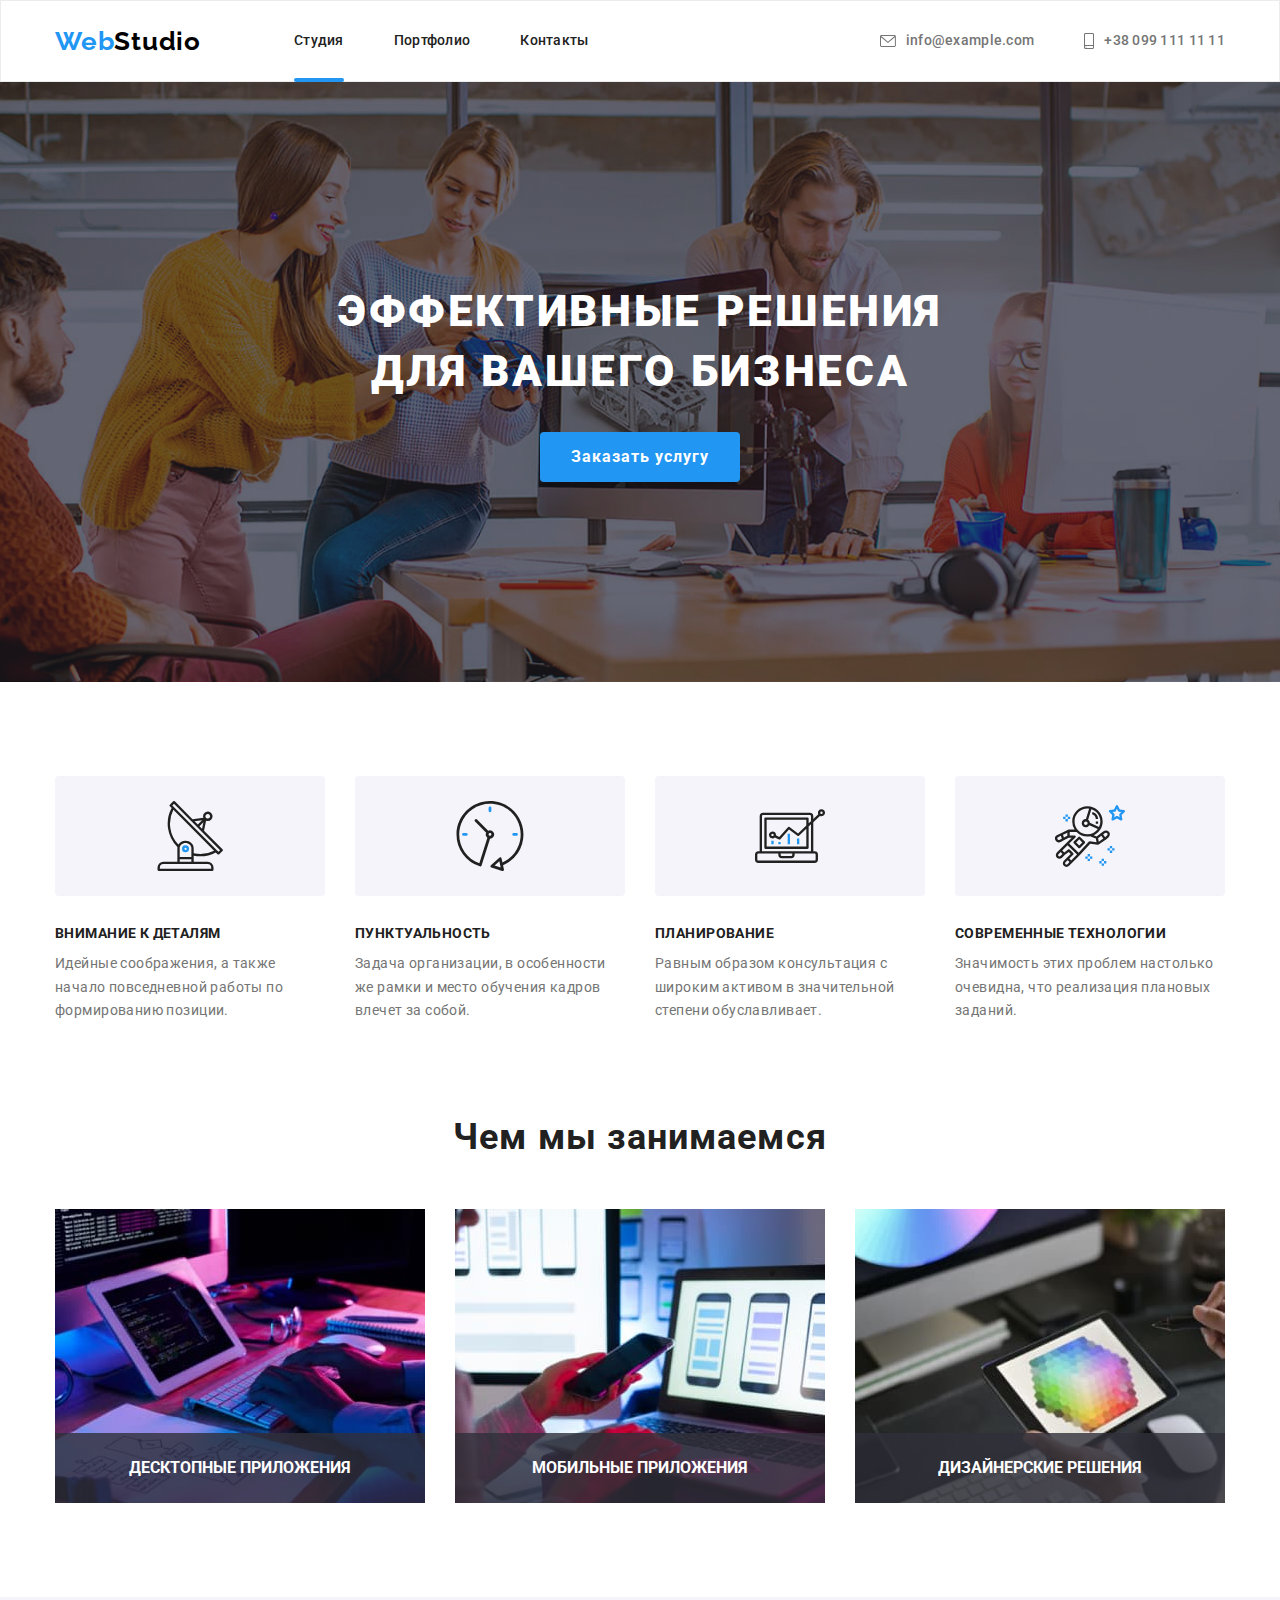
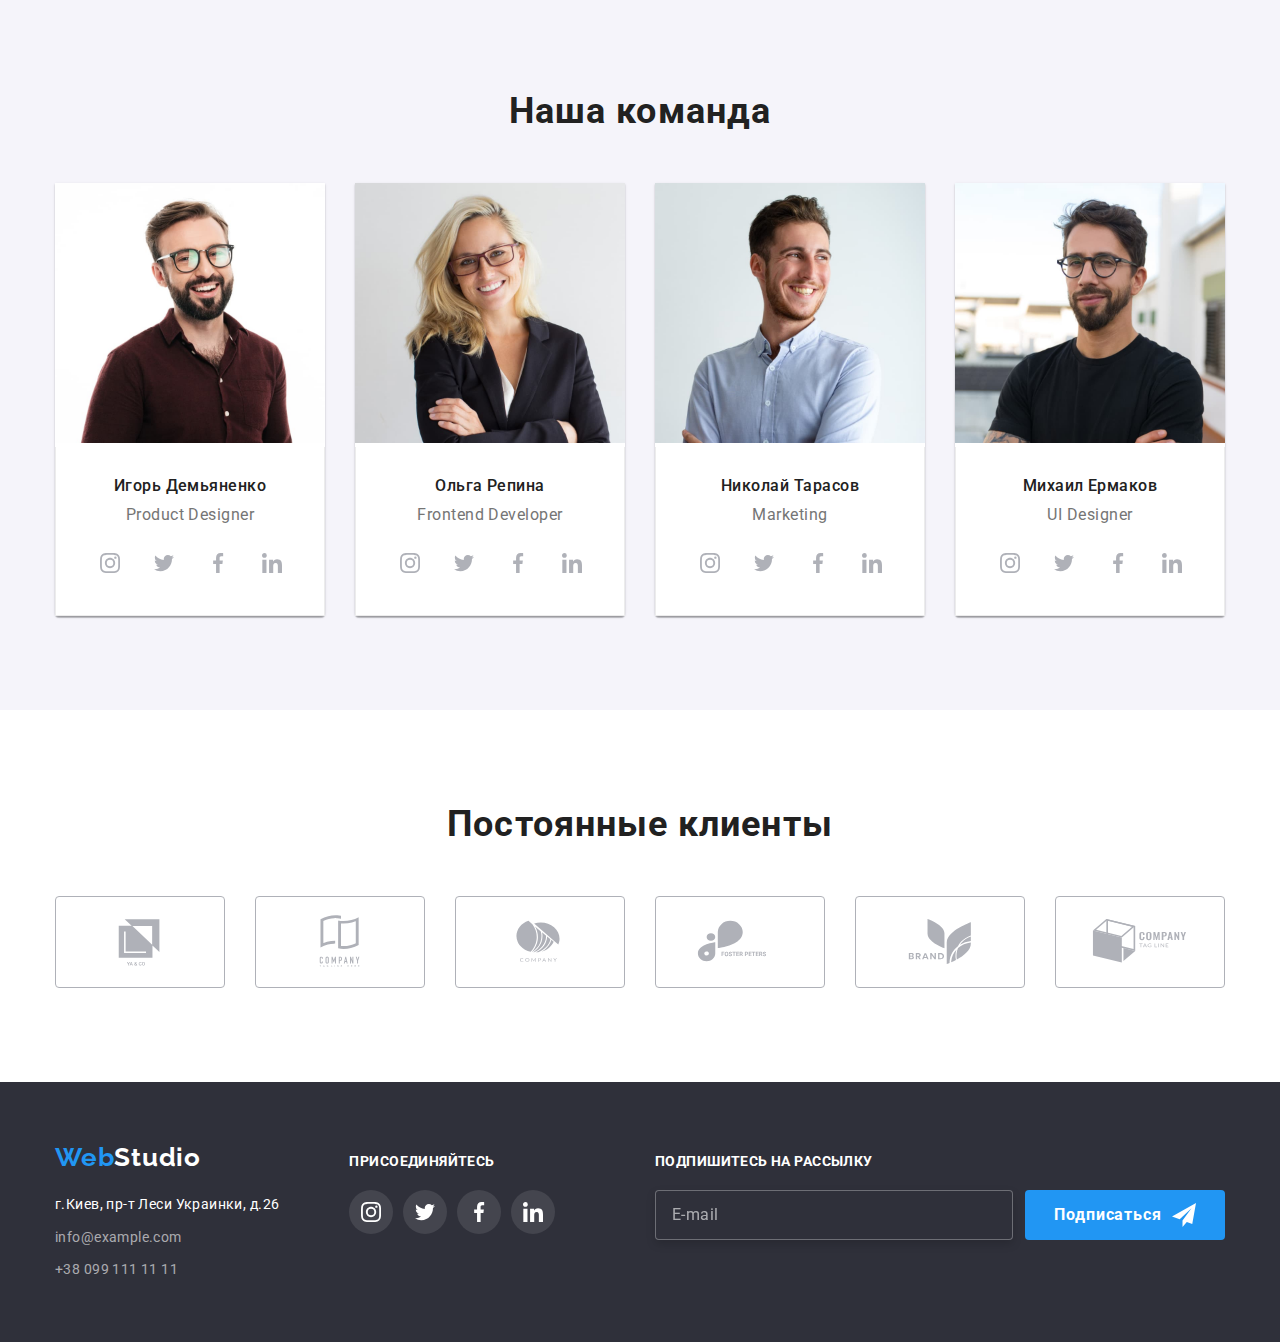
<file: index.html>
<!DOCTYPE html>
<html lang="en">

<head>
    <meta charset="UTF-8">
    <meta http-equiv="X-UA-Compatible" content="IE=edge">
    <meta name="viewport" content="width=device-width, initial-scale=1.0">
    <title>Document</title>
    <link
        href="https://fonts.googleapis.com/css2?family=Raleway:wght@700&family=Roboto:wght@400;500;700;900&display=swap"
        rel="stylesheet">
    <link rel="stylesheet"
        href="https://cdnjs.cloudflare.com/ajax/libs/modern-normalize/1.0.0/modern-normalize.min.css" />
    <!-- <link rel="stylesheet" href="./css/styles.css" /> -->
    <link rel="stylesheet" href="./css/main.min.css" />
</head>

<body>
    <!--Header-->
    <header class="header">
        <div class="container header-container">
            <a href="#" class="logo"><span class="logo__web">Web</span><span
                    class="logo__studio--black">Studio</span></a>
            <nav>
                <ul class="header-list">
                    <li class="header-list__item"><a class="navigation navigation__line" href="#">Студия</a></li>
                    <li class="header-list__item"><a class="navigation" href="portfolio.html">Портфолио</a></li>
                    <li class="header-list__item"><a class="navigation" href="#">Контакты</a></li>
                </ul>
            </nav>
            <ul class="contacts-menu">
                <li>
                    <a class="contacts contacts-mail" href="mailto:info@example.com">
                        <svg class="icon-envelope">
                            <use href="./images/icons.svg#icon-envelope"></use>
                        </svg>
                        info@example.com</a>
                </li>
                <li><a class="contacts" href="tel:+380991111111">
                        <svg class="icon-smartphone">
                            <use href="./images/icons.svg#icon-smartphone"></use>
                        </svg>
                        +38 099 111 11 11</a></li>
            </ul>
        </div>
    </header>

    <!--Main-->
    <main>
        <!--Section 1-->
        <section class="hero section">
            <div class="container">
                <h1 class="hero__slogan">ЭФФЕКТИВНЫЕ РЕШЕНИЯ <br>
                    ДЛЯ ВАШЕГО БИЗНЕСА</h1>
                <button type="button" class="button-studio" data-modal-open>Заказать услугу</button>

                <!--Backdrop-->
                <div class="backdrop is-hidden" data-modal>
                    <div class="modal">
                        <button class="modal-close-btn" data-modal-close>
                            <svg class="icon-close-btn">
                                <use href="./icons/icons.svg#icon-btn-close"></use>
                            </svg>
                        </button>
                        <form>
                            <h2 class="modal-header">Оставьте свои данные, мы вам перезвоним</h2>
                            <label class="field">
                                <p class="modal-label">Имя</p>
                                <div class="input-container">
                                    <input class="input" type="text" name="user" />
                                    <svg class="modal-icon" width="12" height="12">
                                        <use href="./icons/optimized_icon/icons2.svg#icon-user"></use>
                                    </svg>
                                </div>
                            </label>
                            <label class="field">
                                <p class="modal-label">Телефон</p>
                                <div class="input-container">
                                    <input class="input" type="tel" name="users_phone_number" />
                                    <svg class="modal-icon" width="13" height="13">
                                        <use href="./icons/optimized_icon/icons2.svg#icon-handset"></use>
                                    </svg>
                                </div>
                            </label>
                            <label class="field">
                                <p class="modal-label">Почта</p>
                                <div class="input-container">
                                    <input class="input" type="email" name="users_email" />
                                    <svg class="modal-icon" width="15" height="12">
                                        <use href="./icons/optimized_icon/icons2.svg#icon-envelope-for-form"></use>
                                    </svg>
                                </div>
                            </label>
                            <label class="comment">
                                <p class="modal-label">Комментарий</p>
                                <textarea name="comment" placeholder="Введите текст"></textarea>
                            </label>
                            <label class="checkbox">
                                <input class="visually-hidden" type="checkbox" name="policy"></input>
                                <svg class="checkbox-img" width="16" height="15">
                                    <use href="./icons/optimized_icon/icons2.svg#icon-checkmark"></use>
                                </svg>
                                <span class="accept">Соглашаюсь с рассылкой и принимаю <a href="">Условия
                                        договора</a></span>
                            </label>
                            <button class="modal-button" type="submit">Отправить</button>
                        </form>
                    </div>
                </div>
        </section>

        <!--Section 2-->
        <!--Преимущества-->
        <section class="section section-pluses">
            <div class="container">
                <ul class="container-pluses">
                    <li>
                        <div class="container-pluses__icons">
                            <svg class="icon-microscope" width="70" height="70">
                                <use href="./images/icons.svg#icon-microscope"></use>
                            </svg>
                        </div>
                        <h3 class="container-pluses__title">Внимание к деталям</h3>
                        <p class="container-pluses__text">Идейные соображения, а также начало повседневной работы по
                            формированию позиции.
                        </p>
                    </li>
                    <li>
                        <div class="container-pluses__icons">
                            <svg class="icon-clock" width="70" height="70">
                                <use href="./images/icons.svg#icon-clock"></use>
                            </svg>
                        </div class="icons-gray-background">
                        <h3 class="container-pluses__title">Пунктуальность</h3>
                        <p class="container-pluses__text">Задача организации, в особенности же рамки и место обучения
                            кадров влечет за
                            собой.
                        </p>
                    </li>
                    <li>
                        <div class="container-pluses__icons">
                            <svg class="icon-diagram" width="70" height="70">
                                <use href="./images/icons.svg#icon-diagram"></use>
                            </svg>
                        </div>
                        <h3 class="container-pluses__title">Планирование</h3>
                        <p class="container-pluses__text">Равным образом консультация с широким активом в значительной
                            степени
                            обуславливает.
                        </p>
                    </li>
                    <li>
                        <div class="container-pluses__icons">
                            <svg class="icon-astronaut" width="70" height="70">
                                <use href="./images/icons.svg#icon-astronaut"></use>
                            </svg>
                        </div>
                        <h3 class="container-pluses__title">Современные технологии</h3>
                        <p class="container-pluses__text">Значимость этих проблем настолько очевидна, что реализация
                            плановых заданий.</p>
                    </li>
                </ul>
            </div>
        </section>

        <!--Section 3-->
        <!--Активности-->
        <section class="section">
            <div class="container">
                <h2 class="activity">Чем мы занимаемся</h2>
                <ul class="container-activity">
                    <!-- Фото процесса 1 -->
                    <li class="activity__cards">
                        <img src="images/box1.jpg" alt="руки на клавиатуре" width="370" />
                        <div class="activity__label-wrapper">
                            <p class="activity__label">Десктопные приложения</p>
                        </div>
                    </li>
                    <!-- Фото процесса 2 -->
                    <li class="activity__cards">
                        <img src="images/box2.jpg" alt="в руках телефон" width="370" />
                        <div class="activity__label-wrapper">
                            <p class="activity__label">Мобильные приложения</p>
                        </div>
                    </li>
                    <!-- Фото процесса 3 -->
                    <li class="activity__cards">
                        <img src="images/box3.jpg" alt="в руках листок" width="370" />
                        <div class="activity__label-wrapper">
                            <p class="activity__label">Дизайнерские решения</p>
                        </div>
                    </li>
                </ul>
            </div>
        </section>

        <!--Section 4-->
        <!-- Team-->
        <section class="section team-section">
            <div class="container">
                <h2 class="team-section__header">Наша команда</h2>
                <ul class="container-team">
                    <!-- Фото Игоря Демьяненко -->
                    <li class="card">
                        <img src="images/img4.jpg" alt="Игорь Демьяненко Product Designer" />
                        <div class="card__borders">
                            <h3 class="card__member">Игорь Демьяненко</h3>
                            <p class="card__position">Product Designer</p>
                            <ul class="social-links-container">
                                <li>
                                    <a class="social-links-container__element" href="">
                                        <svg class="icon-instagram social-links-container__pictures" width="20"
                                            height="20">
                                            <use href="./images/icons.svg#icon-instagram"></use>
                                        </svg>
                                    </a>
                                </li>
                                <li>
                                    <a class="social-links-container__element" href="">
                                        <svg class="icon-twitter social-links-container__pictures" width="20"
                                            height="20">
                                            <use href="./images/icons.svg#icon-twitter"></use>
                                        </svg>
                                    </a>
                                </li>
                                <li>
                                    <a class="social-links-container__element" href="">
                                        <svg class="icon-facebook social-links-container__pictures" width="20"
                                            height="20">
                                            <use href="./images/icons.svg#icon-facebook"></use>
                                        </svg>
                                    </a>
                                </li>
                                <li>
                                    <a class="social-links-container__element" href="">
                                        <svg class="icon-linkedin social-links-container__pictures" width="20"
                                            height="20">
                                            <use href="./images/icons.svg#icon-linkedin"></use>
                                        </svg>
                                    </a>
                                </li>
                            </ul>
                        </div>
                    </li>
                    <!-- Фото Ольги Репиной -->
                    <li class="card">
                        <img src="images/Olga.jpg" alt="Ольга Репина Frontend Developer" />
                        <div class="card__borders">
                            <h3 class="card__member">Ольга Репина</h3>
                            <p class="card__position">Frontend Developer</p>
                            <ul class="social-links-container">
                                <li>
                                    <a class="social-links-container__element" href="">
                                        <svg class="icon-instagram social-links-container__pictures" width="20"
                                            height="20">
                                            <use href="./images/icons.svg#icon-instagram"></use>
                                        </svg>
                                    </a>
                                </li>
                                <li>
                                    <a class="social-links-container__element" href="">
                                        <svg class="icon-twitter social-links-container__pictures" width="20"
                                            height="20">
                                            <use href="./images/icons.svg#icon-twitter"></use>
                                        </svg>
                                    </a>
                                </li>
                                <li>
                                    <a class="social-links-container__element" href="">
                                        <svg class="icon-facebook social-links-container__pictures" width="20"
                                            height="20">
                                            <use href="./images/icons.svg#icon-facebook"></use>
                                        </svg>
                                    </a>
                                </li>
                                <li>
                                    <a class="social-links-container__element" href="">
                                        <svg class="icon-linkedin social-links-container__pictures" width="20"
                                            height="20">
                                            <use href="./images/icons.svg#icon-linkedin"></use>
                                        </svg>
                                    </a>
                                </li>
                            </ul>
                        </div>
                    </li>
                    <!-- Фото Николая Тарасова -->
                    <li class="card">
                        <img src="images/img2.jpg" alt="Николай Тарасов Marketing" />
                        <div class="card__borders">
                            <h3 class="card__member">Николай Тарасов </h3>
                            <p class="card__position">Marketing</p>
                            <ul class="social-links-container">
                                <li>
                                    <a class="social-links-container__element" href="">
                                        <svg class="icon-instagram social-links-container__pictures" width="20"
                                            height="20">
                                            <use href="./images/icons.svg#icon-instagram"></use>
                                        </svg>
                                    </a>
                                </li>
                                <li>
                                    <a class="social-links-container__element" href="">
                                        <svg class="icon-twitter social-links-container__pictures" width="20"
                                            height="20">
                                            <use href="./images/icons.svg#icon-twitter"></use>
                                        </svg>
                                    </a>
                                </li>
                                <li>
                                    <a class="social-links-container__element" href="">
                                        <svg class="icon-facebook social-links-container__pictures" width="20"
                                            height="20">
                                            <use href="./images/icons.svg#icon-facebook"></use>
                                        </svg>
                                    </a>
                                </li>
                                <li>
                                    <a class="social-links-container__element" href="">
                                        <svg class="icon-linkedin social-links-container__pictures" width="20"
                                            height="20">
                                            <use href="./images/icons.svg#icon-linkedin"></use>
                                        </svg>
                                    </a>
                                </li>
                            </ul>
                        </div>
                    </li>
                    <!-- Фото Михаила Ермакова -->
                    <li class="card">
                        <img src="images/img1.jpg" alt="Михаил Ермаков UI Designer" />
                        <div class="card__borders">
                            <h3 class="card__member">Михаил Ермаков</h3>
                            <p class="card__position">UI Designer</p>
                            <ul class="social-links-container">
                                <li>
                                    <a class="social-links-container__element" href="">
                                        <svg class="icon-instagram social-links-container__pictures" width="20"
                                            height="20">
                                            <use href="./images/icons.svg#icon-instagram"></use>
                                        </svg>
                                    </a>
                                </li>
                                <li>
                                    <a class="social-links-container__element" href="">
                                        <svg class="icon-twitter social-links-container__pictures" width="20"
                                            height="20">
                                            <use href="./images/icons.svg#icon-twitter"></use>
                                        </svg>
                                    </a>
                                </li>
                                <li>
                                    <a class="social-links-container__element" href="">
                                        <svg class="icon-facebook social-links-container__pictures" width="20"
                                            height="20">
                                            <use href="./images/icons.svg#icon-facebook"></use>
                                        </svg>
                                    </a>
                                </li>
                                <li>
                                    <a class="social-links-container__element" href="">
                                        <svg class="icon-linkedin social-links-container__pictures" width="20"
                                            height="20">
                                            <use href="./images/icons.svg#icon-linkedin"></use>
                                        </svg>
                                    </a>
                                </li>
                            </ul>
                        </div>
        </section>
        <!--Section 4-->
        <!-- Clients-->
        <section class="section">
            <div class="container">
                <h2 class="clients">Постоянные клиенты</h2>
                <div class="clients-icons">
                    <ul class="clients-container">
                        <li>
                            <a class="clients-container__element" href="">
                                <svg class="icon-company1 clients-container__logo" width="106" height="60">
                                    <use href="./images/icons.svg#icon-company1"></use>
                                </svg>
                            </a>
                        </li>
                        <li>
                            <a class="clients-container__element" href="">
                                <svg class="icon-company2 clients-container__logo" width="106" height="60">
                                    <use href="./images/icons.svg#icon-company2"></use>
                                </svg>
                            </a>
                        </li>
                        <li>
                            <a class="clients-container__element" href="">
                                <svg class="icon-company3 clients-container__logo" width="106" height="60">
                                    <use href="./images/icons.svg#icon-company3"></use>
                                </svg>
                            </a>
                        </li>
                        <li>
                            <a class="clients-container__element" href="">
                                <svg class="icon-company4 clients-container__logo" width="106" height="60">
                                    <use href="./images/icons.svg#icon-company4"></use>
                                </svg>
                            </a>
                        </li>
                        <li>
                            <a class="clients-container__element" href="">
                                <svg class="icon-company5 clients-container__logo" width="106" height="60">
                                    <use href="./images/icons.svg#icon-company5"></use>
                                </svg>
                            </a>
                        </li>
                        <li>
                            <a class="clients-container__element" href="">
                                <svg class="icon-company6 clients-container__logo" width="106" height="60">
                                    <use href="./images/icons.svg#icon-company6"></use>
                                </svg>
                            </a>
                        </li>
                    </ul>
                </div>
            </div>
        </section>
    </main>

    <!-- Footer -->
    <footer>
        <div class="container">
            <div class="footer">
                <div>
                    <a href="#" class="logo"><span class="logo__web">Web</span><span
                            class="logo__studio--white">Studio</span></a>
                    <address class="footer__address">
                        <p class="footer__address__text">г.Киев, пр-т Леси Украинки, д.26</p>
                        <a href="mailto:info@example.com" class="footer__address__link">info@example.com</a>
                        <a href="tel:+380991111111" class="footer__address__link">+38 099 111 11 11</a>
                    </address>
                </div>
                <div class="ours-socialnetworks">
                    <p>Присоединяйтесь</p>
                    <ul class="ours-socialnetworks__container">
                        <li>
                            <a class="ours-socialnetworks__element" href="">
                                <svg class="ours-socialnetworks__icon" width="20" height="20">
                                    <use href="./images/icons.svg#icon-instagram"></use>
                                </svg>
                            </a>
                        </li>
                        <li>
                            <a class="ours-socialnetworks__element" href="">
                                <svg class="ours-socialnetworks__icon" width="20" height="20">
                                    <use href="./images/icons.svg#icon-twitter"></use>
                                </svg>
                            </a>
                        </li>
                        <li>
                            <a class="ours-socialnetworks__element" href="">
                                <svg class="ours-socialnetworks__icon" width="20" height="20">
                                    <use href="./images/icons.svg#icon-facebook"></use>
                                </svg>
                            </a>
                        </li>
                        <li>
                            <a class="ours-socialnetworks__element" href="">
                                <svg class="ours-socialnetworks__icon" width="20" height="20">
                                    <use href="./images/icons.svg#icon-linkedin"></use>
                                </svg>
                            </a>
                        </li>
                    </ul>
                </div>
                <form class="subscribe-form">
                    <div class="subscribe-form__container">
                        <label for="email_input" class="subscribe-form__label"> ПОДПИШИТЕСЬ НА РАССЫЛКУ </label>
                        <input class="subscribe-form__input" id="email_input" type="email" name="write-mail"
                            placeholder="E-mail" />
                    </div>
                    <button class="subscribe-form__submit" type="submit">Подписаться
                        <svg class="subscribe-form__submit__icon">
                            <use href="./icons/optimized_icon/icons2.svg#icon-send"></use>
                        </svg>
                    </button>
                </form>
            </div>
        </div>
    </footer>

    <script src="./modal.js"></script>

</body>

</html>
</file>
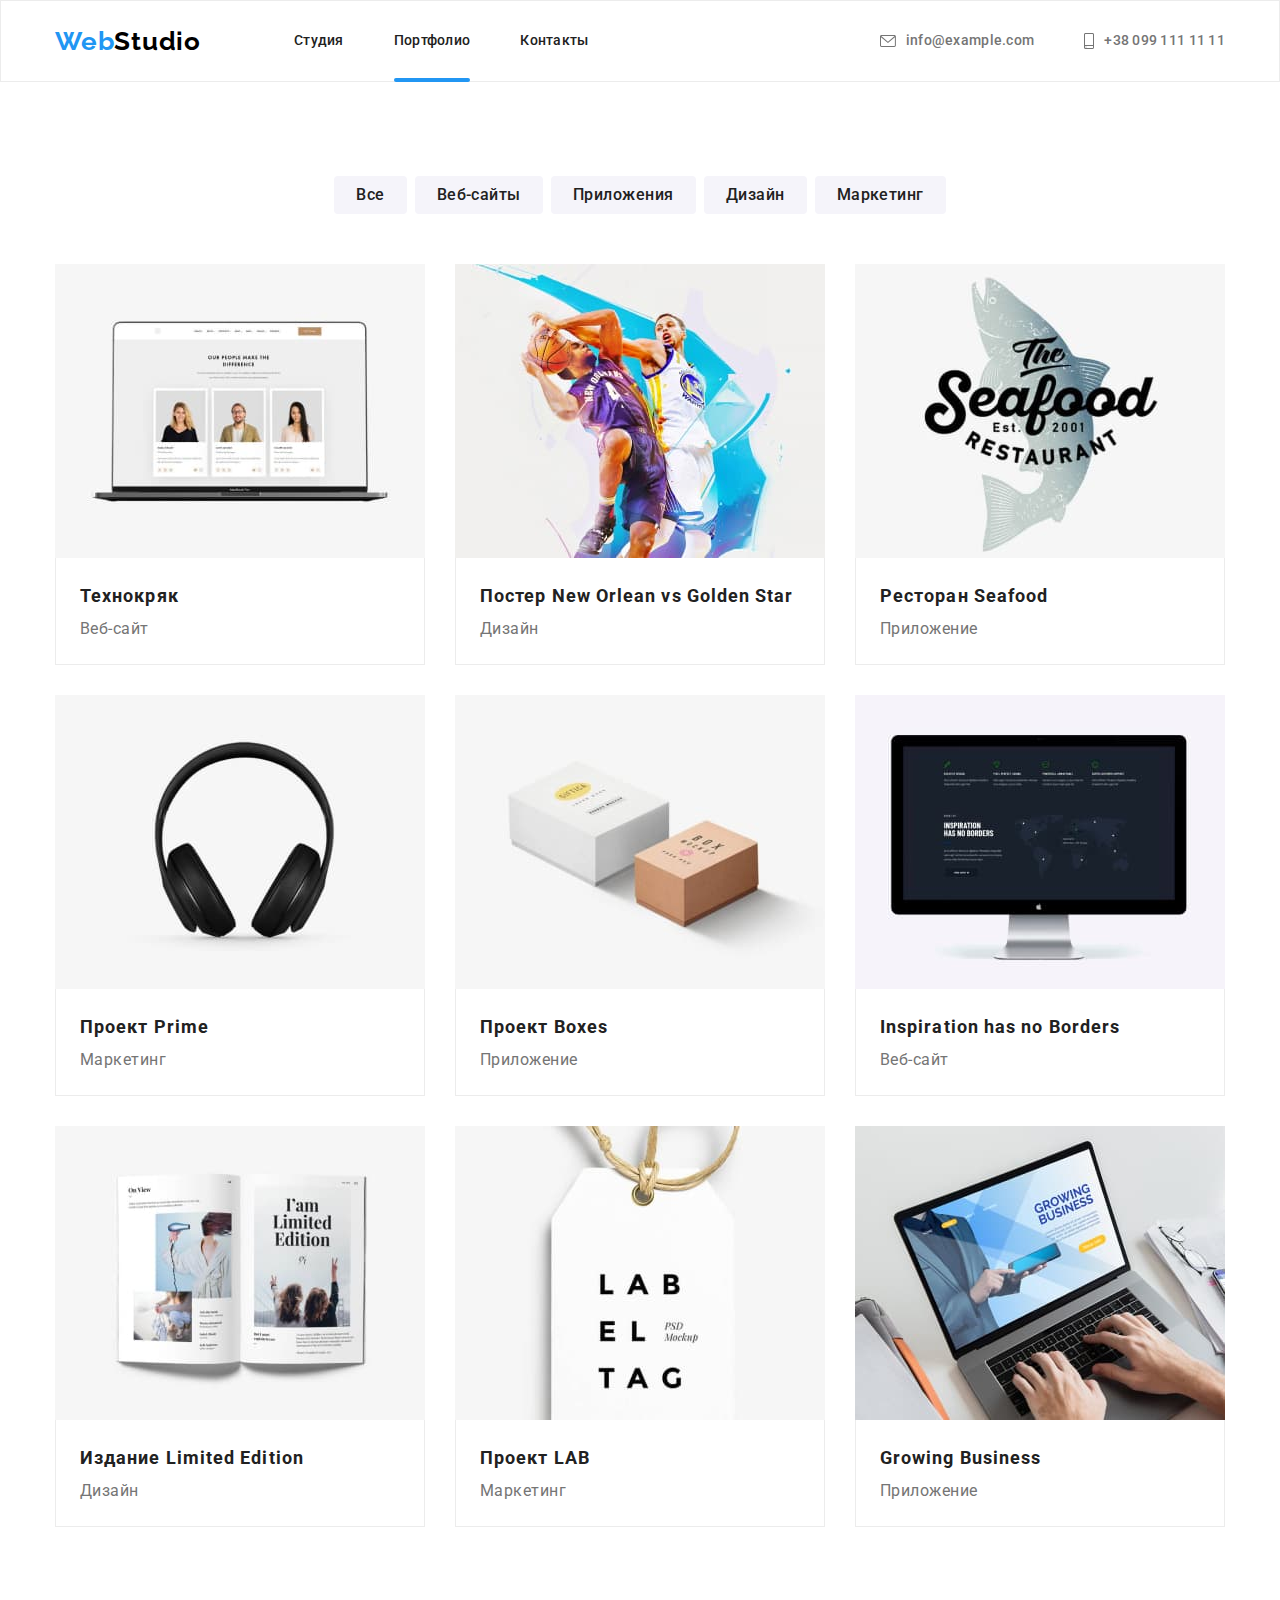
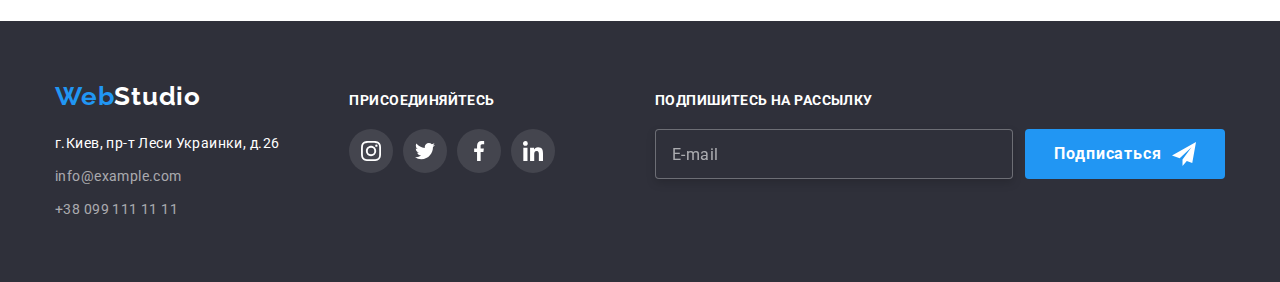
<file: portfolio.html>
<!DOCTYPE html>
<html lang="ru">

<head>
    <meta charset="UTF-8">
    <meta http-equiv="X-UA-Compatible" content="IE=edge">
    <meta name="viewport" content="width=device-width, initial-scale=1.0">
    <title>Document1</title>
    <link
        href="https://fonts.googleapis.com/css2?family=Raleway:wght@700&family=Roboto:wght@400;500;700;900&display=swap"
        rel="stylesheet">
    <link rel="stylesheet"
        href="https://cdnjs.cloudflare.com/ajax/libs/modern-normalize/1.0.0/modern-normalize.min.css" />
    <!-- <link rel="stylesheet" href="./css/styles.css" /> -->
    <link rel="stylesheet" href="./css/main.min.css" />
</head>

<body>
    <!--Header-->
    <header class="header">
        <div class="container header-container">
            <a href="#" class="logo"><span class="logo__web">Web</span><span
                    class="logo__studio--black">Studio</span></a>
            <nav>
                <ul class="header-list">
                    <li class="header-list__item"><a class="navigation" href="index.html">Студия</a></li>
                    <li class="header-list__item"><a class="navigation portfolio-line" href="#">Портфолио</a></li>
                    <li class="header-list__item"><a class="navigation" href="#">Контакты</a></li>
                </ul>
            </nav>
            <ul class="contacts-menu">
                <li>
                    <a class="contacts contacts-mail" href="mailto:info@example.com">
                        <svg class="icon-envelope">
                            <use href="./images/icons.svg#icon-envelope"></use>
                        </svg>
                        info@example.com</a>
                </li>
                <li><a class="contacts" href="tel:+380991111111">
                        <svg class="icon-smartphone">
                            <use href="./images/icons.svg#icon-smartphone"></use>
                        </svg>
                        +38 099 111 11 11</a></li>
            </ul>
        </div>
    </header>
    <!--Main-->
    <main>
        <!--Section 1-->
        <section class="section">
            <div class="container">
                <h1 class="visually-hidden">Фильтры</h1>
                <ul class="portfolio-filters">
                    <li><button type="button" class="buttons">Все</button></li>
                    <li><button type="button" class="buttons">Веб-сайты</button></li>
                    <li><button type="button" class="buttons">Приложения</button></li>
                    <li><button type="button" class="buttons">Дизайн</button></li>
                    <li><button type="button" class="buttons">Маркетинг</button></li>
                </ul>
                <ul class="block-projects">

                    <!-- Фото технокряка -->
                    <li class="portfolio-card">
                        <a href="">
                            <div class="img-wrapper">
                                <img src="./images/project1.jpg" alt="Технокряк Веб-сайт" width="370" />
                                <div class="overlay">
                                    <p class="overlay-text">Ресурс предлагает комплексные предложения с разным уровнем
                                        функционала и
                                        сервисов. Все это позволит посетителю получить исчерпывающие сведения о компании
                                        или
                                        частном лице.
                                    </p>
                                </div>
                            </div>
                            <div class="borders card-info">
                                <h2 class="projects">Технокряк</h2>
                                <p class="product">Веб-сайт</p>
                            </div>
                        </a>
                    </li>

                    <!-- Фото лого постера -->
                    <li class="portfolio-card">
                        <a href="">
                            <div class="img-wrapper">
                                <img src="./images/project2.jpg" alt="Постер New Orlean vs Golden Star Дизайн"
                                    width="370" />
                                <div class="overlay">
                                    <p class="overlay-text">Ресурс предлагает комплексные предложения с разным уровнем
                                        функционала и
                                        сервисов. Все это позволит посетителю получить исчерпывающие сведения о компании
                                        или
                                        частном лице.
                                    </p>
                                </div>
                            </div>
                            <div class="borders card-info">
                                <h2 class="projects">Постер New Orlean vs Golden Star</h2>
                                <p class="product">Дизайн</p>
                            </div>
                        </a>
                    </li>

                    <!-- Фото лого ресторана -->
                    <li class="portfolio-card">
                        <a href="">
                            <div class="img-wrapper">
                                <img src="./images/project3.jpg" alt="Ресторан Seafood Приложение" width="370" />
                                <div class="overlay">
                                    <p class="overlay-text">Ресурс предлагает комплексные предложения с разным уровнем
                                        функционала и
                                        сервисов. Все это позволит посетителю получить исчерпывающие сведения о компании
                                        или
                                        частном лице.
                                    </p>
                                </div>
                            </div>
                            <div class="borders card-info">
                                <h2 class="projects">Ресторан Seafood</h2>
                                <p class="product">Приложение</p>
                            </div>
                        </a>
                    </li>

                    <!-- Фото наушников -->
                    <li class="portfolio-card">
                        <a href="">
                            <div class="img-wrapper">
                                <img src="./images/project4.jpg" alt="Проект Prime Маркетинг Наушники" width="370" />
                                <div class="overlay">
                                    <p class="overlay-text">Ресурс предлагает комплексные предложения с разным уровнем
                                        функционала и
                                        сервисов. Все это позволит посетителю получить исчерпывающие сведения о компании
                                        или
                                        частном лице.
                                    </p>
                                </div>
                            </div>
                            <div class="borders card-info">
                                <h2 class="projects">Проект Prime</h2>
                                <p class="product">Маркетинг</p>
                            </div>
                        </a>
                    </li>

                    <!-- Фото коробок -->
                    <li class="portfolio-card">
                        <a href="">
                            <div class="img-wrapper">
                                <img src="./images/project5.jpg" alt="Проект Boxes Приложение Коробки" width="370" />
                                <div class="overlay">
                                    <p class="overlay-text">Ресурс предлагает комплексные предложения с разным уровнем
                                        функционала и
                                        сервисов. Все это позволит посетителю получить исчерпывающие сведения о компании
                                        или
                                        частном лице.
                                    </p>
                                </div>
                            </div>
                            <div class="borders card-info">
                                <h2 class="projects">Проект Boxes</h2>
                                <p class="product">Приложение</p>
                            </div>
                        </a>
                    </li>

                    <!-- Фото монитора -->
                    <li class="portfolio-card">
                        <a href="">
                            <div class="img-wrapper">
                                <img src="./images/project6.jpg" alt="Inspiration has no Borders Веб-сайт Монитор"
                                    width="370" />
                                <div class="overlay">
                                    <p class="overlay-text">Ресурс предлагает комплексные предложения с разным уровнем
                                        функционала и
                                        сервисов. Все это позволит посетителю получить исчерпывающие сведения о компании
                                        или
                                        частном лице.
                                    </p>
                                </div>
                            </div>
                            <div class="borders card-info">
                                <h2 class="projects">Inspiration has no Borders</h2>
                                <p class="product">Веб-сайт</p>
                            </div>
                        </a>
                    </li>

                    <!-- Фото книги -->
                    <li class="portfolio-card">
                        <a href="">
                            <div class="img-wrapper">
                                <img src="./images/project7.jpg" alt="Издание Limited Edition Дизайн Книга"
                                    width="370" />
                                <div class="overlay">
                                    <p class="overlay-text">Ресурс предлагает комплексные предложения с разным уровнем
                                        функционала и
                                        сервисов. Все это позволит посетителю получить исчерпывающие сведения о компании
                                        или
                                        частном лице.
                                    </p>
                                </div>
                            </div>
                            <div class="borders card-info">
                                <h2 class="projects">Издание Limited Edition</h2>
                                <p class="product">Дизайн</p>
                            </div>
                        </a>
                    </li>

                    <!-- Фото ярлыка -->
                    <li class="portfolio-card">
                        <a href="">
                            <div class="img-wrapper">
                                <img src="./images/project8.jpg" alt="Проект LAB Маркетинг Ярлык" width="370" />
                                <div class="overlay">
                                    <p class="overlay-text">Ресурс предлагает комплексные предложения с разным уровнем
                                        функционала и
                                        сервисов. Все это позволит посетителю получить исчерпывающие сведения о компании
                                        или
                                        частном лице.
                                    </p>
                                </div>
                            </div>
                            <div class="borders card-info">
                                <h2 class="projects">Проект LAB</h2>
                                <p class="product">Маркетинг</p>
                            </div>
                        </a>
                    </li>

                    <!-- Фото ноутбука -->
                    <li class="portfolio-card">
                        <a href="">
                            <div class="img-wrapper">
                                <img src="./images/project9.jpg" alt="Growing Business Приложение Ноутбук"
                                    width="370" />
                                <div class="overlay">
                                    <p class="overlay-text">Ресурс предлагает комплексные предложения с разным уровнем
                                        функционала и
                                        сервисов. Все это позволит посетителю получить исчерпывающие сведения о компании
                                        или
                                        частном лице.
                                    </p>
                                </div>
                            </div>
                            <div class="borders card-info">
                                <h2 class="projects">Growing Business</h2>
                                <p class="product">Приложение</p>
                            </div>
                        </a>
                    </li>
                </ul>
            </div>
        </section>
    </main>

    <!-- Footer -->
    <footer>
        <div class="container">
            <div class="footer">
                <div>
                    <a href="#" class="logo"><span class="logo__web">Web</span><span
                            class="logo__studio--white">Studio</span></a>
                    <address class="footer__address">
                        <p class="footer__address__text">г.Киев, пр-т Леси Украинки, д.26</p>
                        <a href="mailto:info@example.com" class="footer__address__link">info@example.com</a>
                        <a href="tel:+380991111111" class="footer__address__link">+38 099 111 11 11</a>
                    </address>
                </div>
                <div class="ours-socialnetworks">
                    <p>Присоединяйтесь</p>
                    <ul class="ours-socialnetworks__container">
                        <li>
                            <a class="ours-socialnetworks__element" href="">
                                <svg class="ours-socialnetworks__icon" width="20" height="20">
                                    <use href="./images/icons.svg#icon-instagram"></use>
                                </svg>
                            </a>
                        </li>
                        <li>
                            <a class="ours-socialnetworks__element" href="">
                                <svg class="ours-socialnetworks__icon" width="20" height="20">
                                    <use href="./images/icons.svg#icon-twitter"></use>
                                </svg>
                            </a>
                        </li>
                        <li>
                            <a class="ours-socialnetworks__element" href="">
                                <svg class="ours-socialnetworks__icon" width="20" height="20">
                                    <use href="./images/icons.svg#icon-facebook"></use>
                                </svg>
                            </a>
                        </li>
                        <li>
                            <a class="ours-socialnetworks__element" href="">
                                <svg class="ours-socialnetworks__icon" width="20" height="20">
                                    <use href="./images/icons.svg#icon-linkedin"></use>
                                </svg>
                            </a>
                        </li>
                    </ul>
                </div>
                <form class="subscribe-form">
                    <div class="subscribe-form__container">
                        <label for="email_input" class="subscribe-form__label"> ПОДПИШИТЕСЬ НА РАССЫЛКУ </label>
                        <input class="subscribe-form__input" id="email_input" type="email" name="write-mail"
                            placeholder="E-mail" />
                    </div>
                    <button class="subscribe-form__submit" type="submit">Подписаться
                        <svg class="subscribe-form__submit__icon">
                            <use href="./icons/optimized_icon/icons2.svg#icon-send"></use>
                        </svg>
                    </button>
                </form>
            </div>
        </div>
    </footer>
</body>

</html>
</file>
<file: css/main.min.css>
:root{--dark-background: #2F303A;--light-background: #F5F4FA;--active-text: #2196F3;--main-text: #757575;--white-text: #FFFFFF;--black-text: #212121;--ultra-black-text: #000000;--line-color: #ECECEC;--logo-primery-color: #AFB1B8;--cubic-value: 0.4, 0, 0.2, 1;--animation-time: 250ms}.visually-hidden{position:absolute;width:1px;height:1px;margin:-1px;border:0;padding:0;white-space:nowrap;-webkit-clip-path:inset(100%);clip-path:inset(100%);clip:rect(0 0 0 0);overflow:hidden}html{-webkit-box-sizing:border-box;box-sizing:border-box}*,*::after,*::before{-webkit-box-sizing:inherit;box-sizing:inherit}body{font-family:Roboto,Raleway,sans-serif;color:var(--main-text)}h1,h2,h3,h4,h5,h6,ul,p{margin:0;padding:0}a{outline:none;text-decoration:none;color:inherit}img{display:inline-block}li{list-style:none;padding:0;margin:0}.container{width:1200px;padding-left:15px;padding-right:15px;margin-left:auto;margin-right:auto}.section{padding:94px 0px}.logo{font-family:Raleway,sans-serif;font-weight:700;font-size:26px;line-height:1.19;text-decoration:none;letter-spacing:.03em}.logo__web{color:var(--active-text)}.logo__studio--black{color:var(--ultra-black-text)}.logo__studio--white{color:var(--white-text)}.navigation{font-weight:500;font-size:14px;line-height:1.14;text-decoration:none;color:var(--black-text);letter-spacing:.02em;display:block;padding-top:32px;padding-bottom:32px;-webkit-transition:color var(--animation-time) cubic-bezier(var(--cubic-value));transition:color var(--animation-time) cubic-bezier(var(--cubic-value))}.navigation:focus,.navigation:hover{outline:none;color:var(--active-text)}.navigation__line{position:relative}.navigation__line::after{content:"";position:absolute;bottom:-1px;left:0;display:block;width:100%;height:4px;border-radius:2px;background-color:var(--active-text)}.contacts{font-weight:500;font-size:14px;line-height:1.14;text-decoration:none;letter-spacing:.02em;padding-top:32px;padding-bottom:32px;-webkit-transition:color var(--animation-time) cubic-bezier(var(--cubic-value));transition:color var(--animation-time) cubic-bezier(var(--cubic-value));display:-webkit-box;display:-ms-flexbox;display:flex;color:var(--main-text);-webkit-box-align:center;-ms-flex-align:center;align-items:center}.contacts:hover{color:var(--active-text)}.contacts:focus{outline:none;color:var(--active-text)}.contacts:hover .icon-envelope,.contacts:hover .icon-smartphone{fill:var(--active-text)}.contacts:focus .icon-envelope,.contacts:focus .icon-smartphone{fill:var(--active-text)}.contacts-menu{display:-webkit-box;display:-ms-flexbox;display:flex}.icon-envelope{width:16px;height:12px;color:var(--main-text);margin-right:10px;fill:currentColor;-webkit-transition:fill var(--animation-time) cubic-bezier(var(--cubic-value));transition:fill var(--animation-time) cubic-bezier(var(--cubic-value))}.icon-smartphone{width:10px;height:16px;color:var(--main-text);margin-right:10px;fill:currentColor;-webkit-transition:fill var(--animation-time) cubic-bezier(var(--cubic-value));transition:fill var(--animation-time) cubic-bezier(var(--cubic-value))}.contacts-mail{display:-webkit-box;display:-ms-flexbox;display:flex;color:var(--main-text);-webkit-box-align:center;-ms-flex-align:center;align-items:center;margin-right:50px}.button-studio{-webkit-box-shadow:0px 4px 4px rgba(0,0,0,.15);box-shadow:0px 4px 4px rgba(0,0,0,.15);border:rgba(0,0,0,0);border-radius:4px;width:200px;height:50px;margin-left:auto;margin-right:auto;margin-top:30px;font-family:Roboto,Raleway,sans-serif;text-align:center;text-decoration:none;font-weight:700;font-size:16px;line-height:1.88;letter-spacing:.06em;background-color:var(--active-text);color:var(--white-text);cursor:pointer;display:-webkit-box;display:-ms-flexbox;display:flex;-webkit-box-align:center;-ms-flex-align:center;align-items:center;-webkit-box-pack:center;-ms-flex-pack:center;justify-content:center;-webkit-transition:background-color var(--animation-time) cubic-bezier(var(--cubic-value));transition:background-color var(--animation-time) cubic-bezier(var(--cubic-value))}.button-studio:hover{background-color:var(--active-text)}.button-studio:focus{outline:none;background-color:var(--active-text)}.backdrop{position:fixed;display:-webkit-box;display:-ms-flexbox;display:flex;-webkit-box-pack:center;-ms-flex-pack:center;justify-content:center;-webkit-box-align:center;-ms-flex-align:center;align-items:center;top:0;left:0;z-index:1;width:100%;height:100%;background-color:rgba(0,0,0,.1);-webkit-transition:opacity var(--animation-time) cubic-bezier(var(--cubic-value)),visibility var(--animation-time) cubic-bezier(var(--cubic-value));transition:opacity var(--animation-time) cubic-bezier(var(--cubic-value)),visibility var(--animation-time) cubic-bezier(var(--cubic-value))}.is-hidden{opacity:0;pointer-events:none;visibility:hidden}.modal{width:528px;background-color:var(--white-text);border-radius:4px;-webkit-box-shadow:0px 1px 3px rgba(0,0,0,.12),0px 1px 1px rgba(0,0,0,.14),0px 2px 1px rgba(0,0,0,.2);box-shadow:0px 1px 3px rgba(0,0,0,.12),0px 1px 1px rgba(0,0,0,.14),0px 2px 1px rgba(0,0,0,.2);opacity:1;-webkit-transform:scale(1);transform:scale(1);-webkit-transition:opacity var(--animation-time) cubic-bezier(var(--cubic-value)),-webkit-transform var(--animation-time) cubic-bezier(var(--cubic-value));transition:opacity var(--animation-time) cubic-bezier(var(--cubic-value)),-webkit-transform var(--animation-time) cubic-bezier(var(--cubic-value));transition:opacity var(--animation-time) cubic-bezier(var(--cubic-value)),transform var(--animation-time) cubic-bezier(var(--cubic-value));transition:opacity var(--animation-time) cubic-bezier(var(--cubic-value)),transform var(--animation-time) cubic-bezier(var(--cubic-value)),-webkit-transform var(--animation-time) cubic-bezier(var(--cubic-value))}.is-hidden .modal{-webkit-transform:scale(0.2);transform:scale(0.2);opacity:0}.icon-close-btn{width:11px;height:11px}.icon-close-btn:hover,.icon-close-btn:focus{fill:var(--active-text)}.modal-close-btn{position:absolute;display:-webkit-box;display:-ms-flexbox;display:flex;-webkit-box-pack:center;-ms-flex-pack:center;justify-content:center;-webkit-box-align:center;-ms-flex-align:center;align-items:center;right:8px;top:8px;height:30px;width:30px;border-radius:50%;border:1px solid rgba(0,0,0,.1019607843);background-color:var(--secondary-bg-color)}.header{border:1px solid #ececec}header nav{margin:0 auto 0 93px}.header-list{display:-webkit-box;display:-ms-flexbox;display:flex}.header-list__item{margin-right:50px}.header-list__item:last-child{margin-right:0}.header-container{display:-webkit-box;display:-ms-flexbox;display:flex;-webkit-box-pack:justify;-ms-flex-pack:justify;justify-content:space-between;-webkit-box-align:center;-ms-flex-align:center;align-items:center}.hero{background-color:var(--dark-background);padding-top:200px;padding-bottom:200px;background-size:cover;background:-webkit-gradient(linear, left top, right top, from(rgba(47, 48, 58, 0.4)), to(rgba(47, 48, 58, 0.4))),url("../images/heroimg.jpg");background:linear-gradient(to right, rgba(47, 48, 58, 0.4), rgba(47, 48, 58, 0.4)),url("../images/heroimg.jpg");background-repeat:no-repeat;background-position:center}.hero__slogan{font-weight:900;font-size:44px;line-height:1.36;color:var(--white-text);text-align:center;letter-spacing:.06em;text-transform:uppercase}form{padding:40px}.modal-header{margin-bottom:12px;text-align:center;font-family:Roboto,Raleway,sans-serif;font-weight:700;font-size:20px;line-height:1.15;letter-spacing:.03em;color:var(--black-text)}.label{margin-bottom:4px;color:var(--main-text);font-size:12px;line-height:1.17;letter-spacing:1%}.field{display:block;margin-bottom:10px}.form-container{display:-webkit-box;display:-ms-flexbox;display:flex;-webkit-box-align:end;-ms-flex-align:end;align-items:end;padding:0;margin-left:auto}.input-container{display:-webkit-box;display:-ms-flexbox;display:flex;-webkit-box-orient:vertical;-webkit-box-direction:normal;-ms-flex-direction:column;flex-direction:column;gap:20px;position:relative}input{padding:12px 41px;width:100%;height:40px;border:1px solid rgba(33,33,33,.2);border-radius:4px;-webkit-transition:border-color var(--animation-time) cubic-bezier(var(--cubic-value));transition:border-color var(--animation-time) cubic-bezier(var(--cubic-value))}.modal-icon{position:absolute;top:50%;left:12px;-webkit-transform:translateY(-50%);transform:translateY(-50%);-webkit-transition:fill var(--animation-time) cubic-bezier(var(--cubic-value));transition:fill var(--animation-time) cubic-bezier(var(--cubic-value))}.comment{display:block;margin-bottom:20px}textarea{resize:none;padding:12px 16px;border:1px solid rgba(33,33,33,.2);border-radius:4px;width:100%;height:120px;-webkit-transition:border-color var(--animation-time) cubic-bezier(var(--cubic-value));transition:border-color var(--animation-time) cubic-bezier(var(--cubic-value))}textarea::-webkit-input-placeholder{color:rgba(117,117,117,.3137254902);font-size:14px;line-height:1.17;letter-spacing:1%}textarea::-moz-placeholder{color:rgba(117,117,117,.3137254902);font-size:14px;line-height:1.17;letter-spacing:1%}textarea:-ms-input-placeholder{color:rgba(117,117,117,.3137254902);font-size:14px;line-height:1.17;letter-spacing:1%}textarea::-ms-input-placeholder{color:rgba(117,117,117,.3137254902);font-size:14px;line-height:1.17;letter-spacing:1%}textarea::placeholder{color:rgba(117,117,117,.3137254902);font-size:14px;line-height:1.17;letter-spacing:1%}textarea:focus,textarea:hover{border-color:var(--active-text);outline:none}.input:focus+.modal-icon,.input:hover+.modal-icon{fill:var(--active-text)}.input:focus,.input:hover{outline:none;border-color:var(--active-text)}.checkbox{display:-webkit-box;display:-ms-flexbox;display:flex;-webkit-box-pack:center;-ms-flex-pack:center;justify-content:center;-webkit-box-align:center;-ms-flex-align:center;align-items:center;margin-bottom:30px}.checkbox-img{-webkit-box-sizing:border-box;box-sizing:border-box;fill:var(--white-text);margin-right:8px;border:2px solid var(--black-text);border-radius:2px}.checkbox [type=checkbox]:checked+.checkbox-img{background-color:var(--active-text);border-color:var(--active-text)}.accept{font-family:Roboto,Raleway,sans-serif;text-align:center;text-decoration:none;font-weight:400;font-size:14px}.checkbox a{color:var(--active-text);text-decoration:underline}.modal-button{-webkit-box-shadow:0px 4px rgba(0,0,0,.12);box-shadow:0px 4px rgba(0,0,0,.12);border-radius:4px;width:200px;height:50px;border:rgba(0,0,0,0);margin-left:auto;margin-right:auto;font-family:Roboto,Raleway,sans-serif;text-align:center;text-decoration:none;font-weight:700;font-size:16px;line-height:1.88;letter-spacing:.06em;background-color:var(--active-text);color:var(--white-text);cursor:pointer;display:block;-webkit-box-align:center;-ms-flex-align:center;align-items:center;-webkit-box-pack:center;-ms-flex-pack:center;justify-content:center;-webkit-transition:background-color var(--animation-time) cubic-bezier(var(--cubic-value));transition:background-color var(--animation-time) cubic-bezier(var(--cubic-value))}.container-pluses{display:-webkit-box;display:-ms-flexbox;display:flex;-webkit-box-pack:center;-ms-flex-pack:center;justify-content:center;gap:30px}.container-pluses__title{font-weight:700;font-size:14px;line-height:1.14;text-decoration:none;color:var(--black-text);letter-spacing:.03em;text-transform:uppercase;width:270px;margin-bottom:10px}.container-pluses__text{font-size:14px;line-height:1.71;text-decoration:none;letter-spacing:.03em;width:270px}.container-pluses__icons{display:-webkit-box;display:-ms-flexbox;display:flex;-webkit-box-pack:center;-ms-flex-pack:center;justify-content:center;-webkit-box-align:center;-ms-flex-align:center;align-items:center;width:270px;height:120px;background-color:var(--light-background);border-radius:4px;margin-bottom:30px}.section-pluses{padding-bottom:0}.container-activity{display:-webkit-box;display:-ms-flexbox;display:flex;-webkit-box-pack:justify;-ms-flex-pack:justify;justify-content:space-between;background-color:var(--ultra-light-backgroud);margin-top:50px}.container-activity img{display:block}.activity{font-weight:700;font-size:36px;line-height:1.16;text-decoration:none;color:var(--black-text);text-align:center;letter-spacing:.03em}.activity__cards{position:relative}.activity__label-wrapper{display:-webkit-box;display:-ms-flexbox;display:flex;-webkit-box-pack:center;-ms-flex-pack:center;justify-content:center;-webkit-box-align:center;-ms-flex-align:center;align-items:center;position:absolute;width:100%;height:70px;background-color:rgba(47,48,58,.8);bottom:0}.activity__label{font-weight:700;text-transform:uppercase;color:var(--white-text)}.team-section{background-color:var(--light-background)}.team-section__header{font-weight:700;font-size:36px;line-height:1.16;text-decoration:none;color:var(--black-text);text-align:center;letter-spacing:.03em}.container-team{display:-webkit-box;display:-ms-flexbox;display:flex;-webkit-box-pack:justify;-ms-flex-pack:justify;justify-content:space-between;margin-top:50px}.card{-webkit-box-shadow:0px 1px 3px rgba(0,0,0,.12),0px 1px 1px rgba(0,0,0,.14),0px 2px 1px rgba(0,0,0,.2);box-shadow:0px 1px 3px rgba(0,0,0,.12),0px 1px 1px rgba(0,0,0,.14),0px 2px 1px rgba(0,0,0,.2);border-radius:0px 0px 4px 4px;background-color:var(--white-text);width:270px}.card__member{font-weight:500;font-size:16px;line-height:1.18;text-decoration:none;color:var(--black-text);text-align:center;letter-spacing:.03em;margin-bottom:10px}.card__position{font-size:16px;line-height:1.18;text-decoration:none;text-align:center;letter-spacing:.03em;margin-bottom:16px}.card__borders{padding:30px 32px;border-left:1px solid #ececec;border-right:1px solid #ececec;border-bottom:1px solid #ececec}.card>img{display:inline-block;width:100%}.social-links-container{display:-webkit-box;display:-ms-flexbox;display:flex;-ms-flex-pack:distribute;justify-content:space-around;-webkit-box-align:center;-ms-flex-align:center;align-items:center;gap:10px}.social-links-container__pictures{fill:var(--logo-primery-color);-webkit-transition:fill var(--animation-time) cubic-bezier(var(--cubic-value));transition:fill var(--animation-time) cubic-bezier(var(--cubic-value))}.social-links-container__element:hover .social-links-container__pictures,.social-links-container__element:focus .social-links-container__pictures{fill:var(--white-text)}.social-links-container__element{display:-webkit-box;display:-ms-flexbox;display:flex;-webkit-box-pack:center;-ms-flex-pack:center;justify-content:center;-webkit-box-align:center;-ms-flex-align:center;align-items:center;width:44px;height:44px;border-radius:50%;background-color:var(--white-text);-webkit-transition:background-color var(--animation-time) cubic-bezier(var(--cubic-value));transition:background-color var(--animation-time) cubic-bezier(var(--cubic-value))}.social-links-container__element:hover,.social-links-container__element:focus{background-color:var(--active-text);cursor:pointer}.clients{font-weight:700;font-size:36px;line-height:1.16;text-decoration:none;color:var(--black-text);text-align:center;letter-spacing:.03em;margin-bottom:50px}.clients-container{display:-webkit-box;display:-ms-flexbox;display:flex;-webkit-box-pack:justify;-ms-flex-pack:justify;justify-content:space-between;background-color:var(--white-text)}.clients-container__element{display:-webkit-box;display:-ms-flexbox;display:flex;-webkit-box-pack:center;-ms-flex-pack:center;justify-content:center;-webkit-box-align:center;-ms-flex-align:center;align-items:center;gap:30px;border:1px solid var(--logo-primery-color);border-radius:4px;width:170px;height:92px;-webkit-transition:border-color var(--animation-time) cubic-bezier(var(--cubic-value));transition:border-color var(--animation-time) cubic-bezier(var(--cubic-value))}.clients-container__element:hover,.clients-container__element:focus{outline:none;border-color:var(--active-text)}.clients-container__element:hover .clients-container__logo,.clients-container__element:focus .clients-container__logo{fill:var(--active-text)}.clients-container__logo{fill:var(--logo-primery-color);-webkit-transition:fill var(--animation-time) cubic-bezier(var(--cubic-value));transition:fill var(--animation-time) cubic-bezier(var(--cubic-value))}.portfolio-line{position:relative}.portfolio-line::after{content:"";position:absolute;bottom:-1px;left:0;display:block;width:100%;height:4px;border-radius:2px;background-color:var(--active-text)}.visually-hidden{position:absolute;width:1px;height:1px;margin:-1px;border:0;padding:0;white-space:nowrap;-webkit-clip-path:inset(100%);clip-path:inset(100%);clip:rect(0 0 0 0);overflow:hidden}.portfolio-filters{display:-webkit-box;display:-ms-flexbox;display:flex;-webkit-box-pack:center;-ms-flex-pack:center;justify-content:center;gap:8px;margin-bottom:50px}.buttons{font-family:Roboto,Raleway,sans-serif;text-align:center;text-decoration:none;font-weight:500;font-size:16px;line-height:1.62;color:var(--black-text);background-color:var(--light-background);cursor:pointer;border-radius:4px;letter-spacing:.03em;border:rgba(0,0,0,0);padding:6px 22px;-webkit-transition:color var(--animation-time) cubic-bezier(var(--cubic-value)),background-color var(--animation-time) cubic-bezier(var(--cubic-value));transition:color var(--animation-time) cubic-bezier(var(--cubic-value)),background-color var(--animation-time) cubic-bezier(var(--cubic-value))}.buttons:hover{background-color:var(--active-text);color:var(--white-text);-webkit-box-shadow:0px 3px 1px rgba(0,0,0,.1),0px 1px 2px rgba(0,0,0,.08),0px 2px 2px rgba(0,0,0,.12);box-shadow:0px 3px 1px rgba(0,0,0,.1),0px 1px 2px rgba(0,0,0,.08),0px 2px 2px rgba(0,0,0,.12)}.buttons:focus{outline:none;background-color:var(--active-text);color:var(--white-text)}.block-projects{display:-webkit-box;display:-ms-flexbox;display:flex;-ms-flex-wrap:wrap;flex-wrap:wrap;gap:30px}.block-projects img{display:block}.portfolio-card{-ms-flex-preferred-size:calc((100% - 60px)/3);flex-basis:calc((100% - 60px)/3)}.portfolio-card:hover{-webkit-box-shadow:0px 1px 1px rgba(0,0,0,.12),0px 4px 4px rgba(0,0,0,.06),1px 4px 6px rgba(0,0,0,.16);box-shadow:0px 1px 1px rgba(0,0,0,.12),0px 4px 4px rgba(0,0,0,.06),1px 4px 6px rgba(0,0,0,.16)}.borders{padding:30px 32px;border-left:1px solid #ececec;border-right:1px solid #ececec;border-bottom:1px solid #ececec}.card-info{padding:20px 24px}.img-wrapper{position:relative;overflow:hidden}.overlay{position:absolute;background-color:rgba(33,150,243,.9);width:100%;height:100%;top:0;left:0;-webkit-transform:translateY(100%);transform:translateY(100%);-webkit-transition:-webkit-transform var(--animation-time) cubic-bezier(var(--cubic-value));transition:-webkit-transform var(--animation-time) cubic-bezier(var(--cubic-value));transition:transform var(--animation-time) cubic-bezier(var(--cubic-value));transition:transform var(--animation-time) cubic-bezier(var(--cubic-value)), -webkit-transform var(--animation-time) cubic-bezier(var(--cubic-value))}.portfolio-card:hover .overlay{-webkit-transform:translateY(0);transform:translateY(0)}.portfolio-card{-webkit-transition:-webkit-box-shadow var(--animation-time) cubic-bezier(var(--cubic-value));transition:-webkit-box-shadow var(--animation-time) cubic-bezier(var(--cubic-value));transition:box-shadow var(--animation-time) cubic-bezier(var(--cubic-value));transition:box-shadow var(--animation-time) cubic-bezier(var(--cubic-value)), -webkit-box-shadow var(--animation-time) cubic-bezier(var(--cubic-value))}.overlay-text{color:var(--white-text);font-size:18px;line-height:1.55;letter-spacing:.03em;padding:63px 24px}.projects{font-weight:700;font-size:18px;line-height:2;color:var(--black-text);letter-spacing:.06em}.product{font-size:16px;line-height:1.88;text-decoration:none;letter-spacing:.03em}footer{background-color:var(--dark-background);padding-top:60px;padding-bottom:60px}.footer{display:-webkit-box;display:-ms-flexbox;display:flex;-webkit-box-align:baseline;-ms-flex-align:baseline;align-items:baseline}.footer__address{font-style:normal;display:-webkit-box;display:-ms-flexbox;display:flex;-webkit-box-orient:vertical;-webkit-box-direction:normal;-ms-flex-direction:column;flex-direction:column;gap:9px;margin-top:20px}.footer__address__text{font-size:14px;line-height:1.71;text-decoration:none;letter-spacing:.03em;color:var(--white-text)}.footer__address__link{font-size:14px;line-height:1.7;text-decoration:none;letter-spacing:.03em;color:rgba(255,255,255,.6)}.ours-socialnetworks{margin-left:70px}.ours-socialnetworks p{color:var(--white-text);text-transform:uppercase;font-size:14px;line-height:1.14;padding-bottom:20px;font-weight:700;letter-spacing:.03em}.ours-socialnetworks__container{display:-webkit-box;display:-ms-flexbox;display:flex;-webkit-box-pack:justify;-ms-flex-pack:justify;justify-content:space-between;height:44px;gap:10px;-webkit-box-align:center;-ms-flex-align:center;align-items:center;-webkit-box-pack:center;-ms-flex-pack:center;justify-content:center}.ours-socialnetworks__element{display:-webkit-box;display:-ms-flexbox;display:flex;-webkit-box-pack:center;-ms-flex-pack:center;justify-content:center;-webkit-box-align:center;-ms-flex-align:center;align-items:center;width:44px;height:44px;border-radius:50%;background-color:rgba(255,255,255,.1);-webkit-transition:background-color var(--animation-time) cubic-bezier(var(--cubic-value));transition:background-color var(--animation-time) cubic-bezier(var(--cubic-value))}.ours-socialnetworks__element:hover,.ours-socialnetworks__element:focus{background-color:var(--active-text);cursor:pointer}.ours-socialnetworks__icon{fill:var(--white-text)}.subscribe-form{display:-webkit-box;display:-ms-flexbox;display:flex;-webkit-box-align:end;-ms-flex-align:end;align-items:end;padding:0;margin-left:auto}.subscribe-form__container{display:-webkit-box;display:-ms-flexbox;display:flex;-webkit-box-orient:vertical;-webkit-box-direction:normal;-ms-flex-direction:column;flex-direction:column;gap:20px;position:relative}.subscribe-form__label{display:inline-block;color:var(--white-text);text-transform:uppercase;font-size:14px;line-height:1.14;font-weight:700;letter-spacing:.03em}.subscribe-form__input{padding-left:16px;padding-top:15px;padding-bottom:15px;width:358px;height:50px;background-color:var(--dark-background);border:1px solid rgba(255,255,255,.3);-webkit-filter:drop-shadow(0px 4px 4px rgba(0, 0, 0, 0.15));filter:drop-shadow(0px 4px 4px rgba(0, 0, 0, 0.15));border-radius:4px;-webkit-transition:border-color var(--animation-time) cubic-bezier(var(--cubic-value));transition:border-color var(--animation-time) cubic-bezier(var(--cubic-value));display:inline-block;color:var(--white-text)}.subscribe-form__input::-webkit-input-placeholder{color:rgba(255,255,255,.6);font-size:16px;line-height:1.25;letter-spacing:.03em}.subscribe-form__input::-moz-placeholder{color:rgba(255,255,255,.6);font-size:16px;line-height:1.25;letter-spacing:.03em}.subscribe-form__input:-ms-input-placeholder{color:rgba(255,255,255,.6);font-size:16px;line-height:1.25;letter-spacing:.03em}.subscribe-form__input::-ms-input-placeholder{color:rgba(255,255,255,.6);font-size:16px;line-height:1.25;letter-spacing:.03em}.subscribe-form__input::placeholder{color:rgba(255,255,255,.6);font-size:16px;line-height:1.25;letter-spacing:.03em}.subscribe-form__submit{border-radius:4px;width:200px;height:50px;border:rgba(0,0,0,0);margin-left:12px;font-family:Roboto,Raleway,sans-serif;text-align:center;text-decoration:none;font-weight:700;font-size:16px;line-height:1.88;letter-spacing:.06em;background-color:var(--active-text);color:var(--white-text);cursor:pointer;display:-webkit-box;display:-ms-flexbox;display:flex;-webkit-box-align:center;-ms-flex-align:center;align-items:center;-webkit-box-pack:center;-ms-flex-pack:center;justify-content:center}.subscribe-form__submit__icon{fill:var(--white-text);width:24px;height:24px;margin-left:10px}/*# sourceMappingURL=main.min.css.map */
</file>
